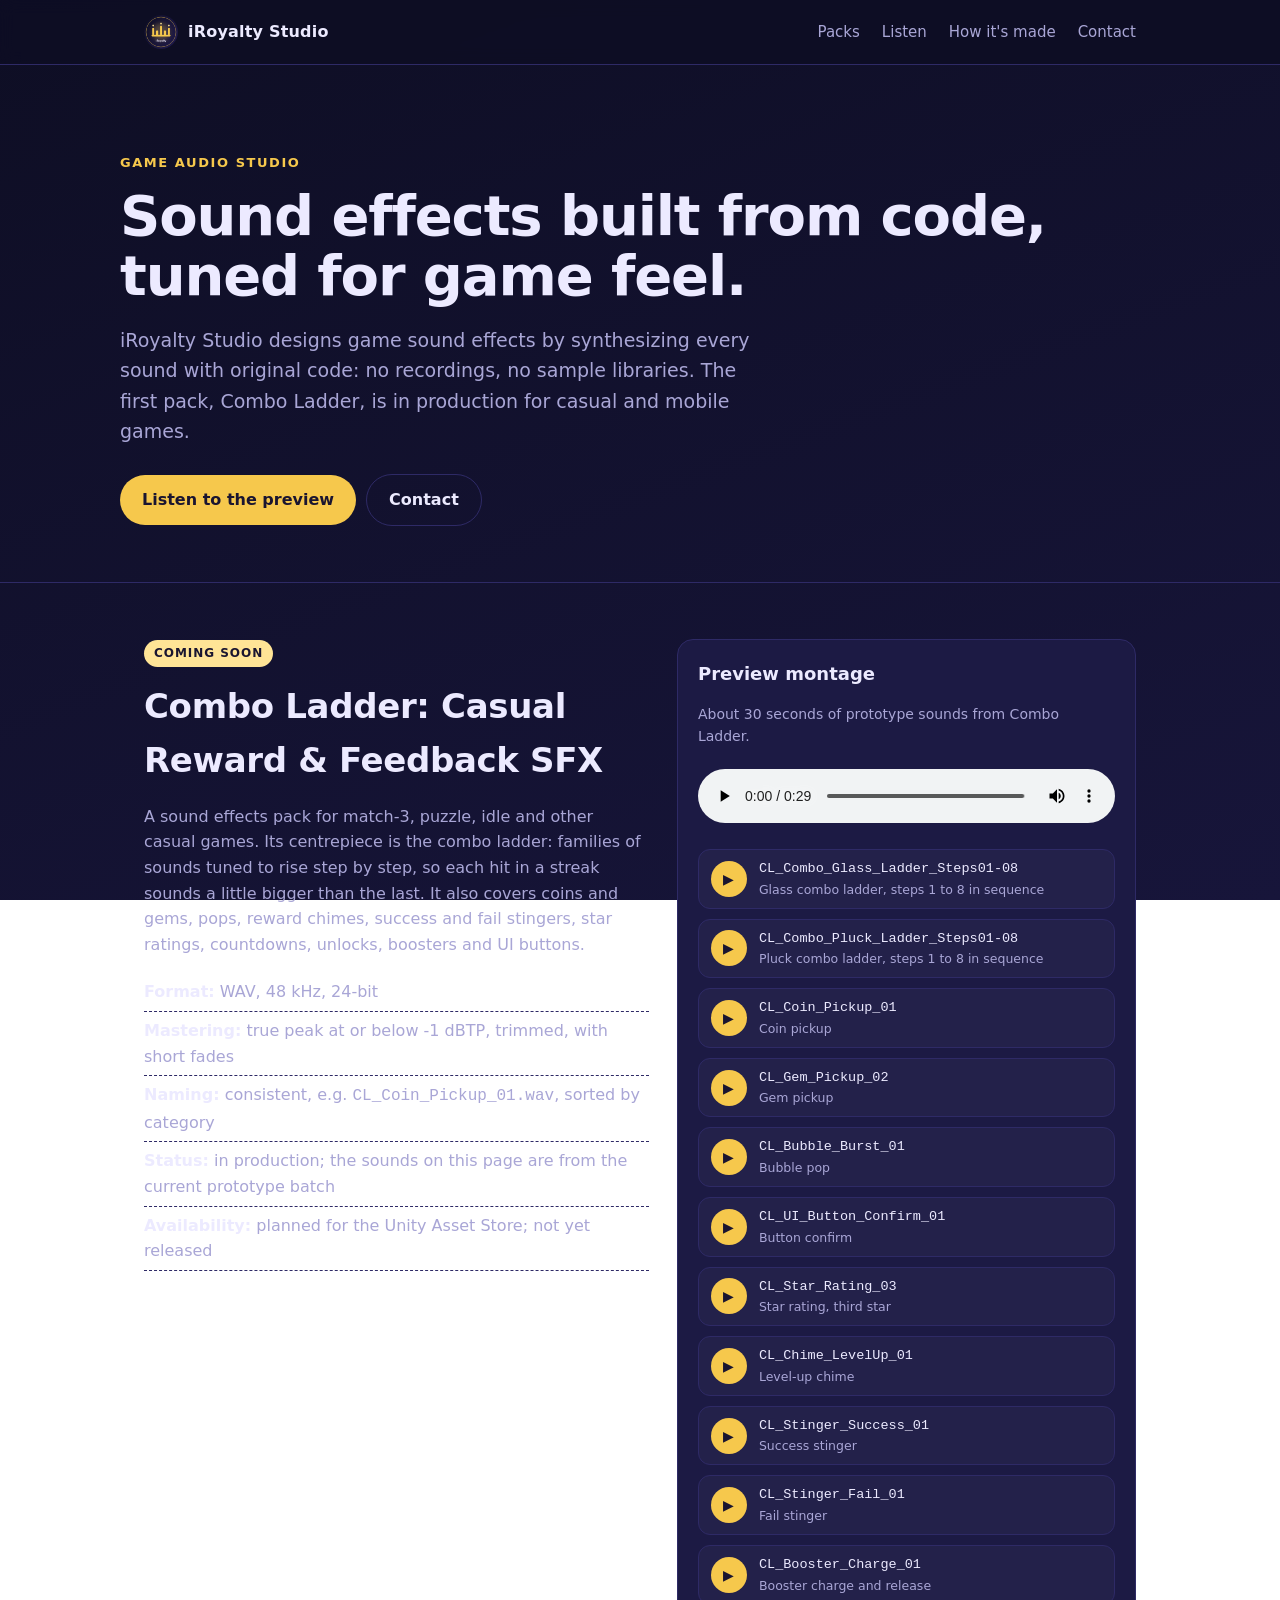
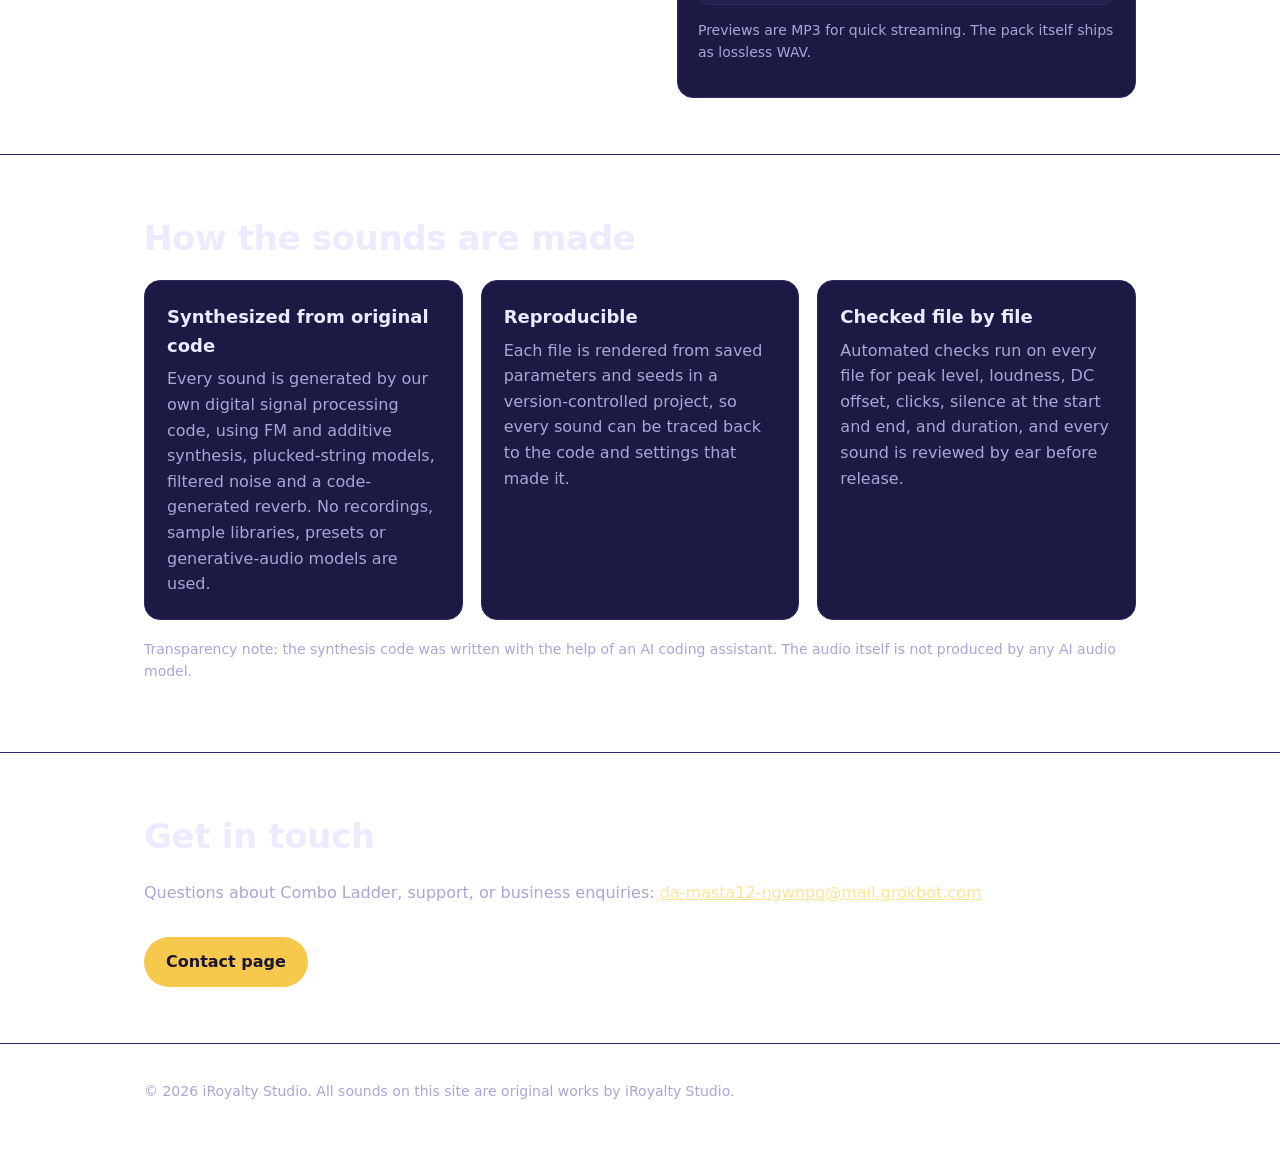
<file: index.html>
<!doctype html>
<html lang="en">
<head>
<meta charset="utf-8">
<meta name="viewport" content="width=device-width, initial-scale=1">
<title>iRoyalty Studio | Procedurally synthesized game audio</title>
<meta name="description" content="iRoyalty Studio makes game sound effects synthesized from original code. First pack: Combo Ladder, casual reward and feedback SFX (coming soon).">
<meta property="og:title" content="iRoyalty Studio | Procedurally synthesized game audio">
<meta property="og:description" content="iRoyalty Studio makes game sound effects synthesized from original code. First pack: Combo Ladder, casual reward and feedback SFX (coming soon).">
<meta property="og:image" content="assets/img/og-1200x630.png">
<link rel="icon" type="image/png" sizes="32x32" href="assets/img/favicon-32.png">
<link rel="apple-touch-icon" href="assets/img/apple-touch-icon.png">
<link rel="stylesheet" href="assets/style.css">
</head>
<body>
<header>
  <div class="wrap nav">
    <a class="brand" href="index.html"><img src="assets/img/iroyalty-profile-512.png" alt="">iRoyalty Studio</a>
    <nav aria-label="Main"><ul>
      <li><a href="index.html#packs">Packs</a></li>
      <li><a href="index.html#listen">Listen</a></li>
      <li><a href="index.html#how">How it's made</a></li>
      <li><a href="contact.html">Contact</a></li>
    </ul></nav>
  </div>
</header>
<main>
  <div class="wrap hero">
    <p class="eyebrow">Game audio studio</p>
    <h1>Sound effects built from code, tuned for game feel.</h1>
    <p class="lead">iRoyalty Studio designs game sound effects by synthesizing every sound with original code: no recordings, no sample libraries. The first pack, Combo Ladder, is in production for casual and mobile games.</p>
    <a class="btn" href="#listen">Listen to the preview</a><a class="btn ghost" href="contact.html">Contact</a>
  </div>

  <section id="packs">
    <div class="wrap pack">
      <div>
        <span class="badge">Coming soon</span>
        <h2>Combo Ladder: Casual Reward &amp; Feedback SFX</h2>
        <p class="note" style="font-size:16px">A sound effects pack for match-3, puzzle, idle and other casual games. Its centrepiece is the combo ladder: families of sounds tuned to rise step by step, so each hit in a streak sounds a little bigger than the last. It also covers coins and gems, pops, reward chimes, success and fail stingers, star ratings, countdowns, unlocks, boosters and UI buttons.</p>
        <ul class="specs">
          <li><b>Format:</b> WAV, 48 kHz, 24-bit</li>
          <li><b>Mastering:</b> true peak at or below -1 dBTP, trimmed, with short fades</li>
          <li><b>Naming:</b> consistent, e.g. <code>CL_Coin_Pickup_01.wav</code>, sorted by category</li>
          <li><b>Status:</b> in production; the sounds on this page are from the current prototype batch</li>
          <li><b>Availability:</b> planned for the Unity Asset Store; not yet released</li>
        </ul>
      </div>
      <div class="player" id="listen">
        <h3>Preview montage</h3>
        <p class="note">About 30 seconds of prototype sounds from Combo Ladder.</p>
        <audio controls preload="metadata" src="assets/audio/ComboLadder_Preview.mp3">Your browser does not support the audio element. <a href="assets/audio/ComboLadder_Preview.mp3">Download the preview (MP3)</a>.</audio>
        <ul class="sounds" aria-label="Individual sounds">
          <li class="sound"><button type="button" data-src="assets/audio/CL_Combo_Glass_Ladder_Steps01-08.mp3" aria-pressed="false" aria-label="Play Glass combo ladder, steps 1 to 8 in sequence">&#9654;</button><span>CL_Combo_Glass_Ladder_Steps01-08<small>Glass combo ladder, steps 1 to 8 in sequence</small></span></li>
          <li class="sound"><button type="button" data-src="assets/audio/CL_Combo_Pluck_Ladder_Steps01-08.mp3" aria-pressed="false" aria-label="Play Pluck combo ladder, steps 1 to 8 in sequence">&#9654;</button><span>CL_Combo_Pluck_Ladder_Steps01-08<small>Pluck combo ladder, steps 1 to 8 in sequence</small></span></li>
          <li class="sound"><button type="button" data-src="assets/audio/CL_Coin_Pickup_01.mp3" aria-pressed="false" aria-label="Play Coin pickup">&#9654;</button><span>CL_Coin_Pickup_01<small>Coin pickup</small></span></li>
          <li class="sound"><button type="button" data-src="assets/audio/CL_Gem_Pickup_02.mp3" aria-pressed="false" aria-label="Play Gem pickup">&#9654;</button><span>CL_Gem_Pickup_02<small>Gem pickup</small></span></li>
          <li class="sound"><button type="button" data-src="assets/audio/CL_Bubble_Burst_01.mp3" aria-pressed="false" aria-label="Play Bubble pop">&#9654;</button><span>CL_Bubble_Burst_01<small>Bubble pop</small></span></li>
          <li class="sound"><button type="button" data-src="assets/audio/CL_UI_Button_Confirm_01.mp3" aria-pressed="false" aria-label="Play Button confirm">&#9654;</button><span>CL_UI_Button_Confirm_01<small>Button confirm</small></span></li>
          <li class="sound"><button type="button" data-src="assets/audio/CL_Star_Rating_03.mp3" aria-pressed="false" aria-label="Play Star rating, third star">&#9654;</button><span>CL_Star_Rating_03<small>Star rating, third star</small></span></li>
          <li class="sound"><button type="button" data-src="assets/audio/CL_Chime_LevelUp_01.mp3" aria-pressed="false" aria-label="Play Level-up chime">&#9654;</button><span>CL_Chime_LevelUp_01<small>Level-up chime</small></span></li>
          <li class="sound"><button type="button" data-src="assets/audio/CL_Stinger_Success_01.mp3" aria-pressed="false" aria-label="Play Success stinger">&#9654;</button><span>CL_Stinger_Success_01<small>Success stinger</small></span></li>
          <li class="sound"><button type="button" data-src="assets/audio/CL_Stinger_Fail_01.mp3" aria-pressed="false" aria-label="Play Fail stinger">&#9654;</button><span>CL_Stinger_Fail_01<small>Fail stinger</small></span></li>
          <li class="sound"><button type="button" data-src="assets/audio/CL_Booster_Charge_01.mp3" aria-pressed="false" aria-label="Play Booster charge and release">&#9654;</button><span>CL_Booster_Charge_01<small>Booster charge and release</small></span></li>
        </ul>
        <p class="note">Previews are MP3 for quick streaming. The pack itself ships as lossless WAV.</p>
      </div>
    </div>
  </section>

  <section id="how">
    <div class="wrap">
      <h2>How the sounds are made</h2>
      <div class="grid">
        <div class="card"><h3>Synthesized from original code</h3><p>Every sound is generated by our own digital signal processing code, using FM and additive synthesis, plucked-string models, filtered noise and a code-generated reverb. No recordings, sample libraries, presets or generative-audio models are used.</p></div>
        <div class="card"><h3>Reproducible</h3><p>Each file is rendered from saved parameters and seeds in a version-controlled project, so every sound can be traced back to the code and settings that made it.</p></div>
        <div class="card"><h3>Checked file by file</h3><p>Automated checks run on every file for peak level, loudness, DC offset, clicks, silence at the start and end, and duration, and every sound is reviewed by ear before release.</p></div>
      </div>
      <p class="note" style="margin-top:18px">Transparency note: the synthesis code was written with the help of an AI coding assistant. The audio itself is not produced by any AI audio model.</p>
    </div>
  </section>

  <section id="contact">
    <div class="wrap contact">
      <div>
        <h2>Get in touch</h2>
        <p class="note" style="font-size:16px">Questions about Combo Ladder, support, or business enquiries: <a href="mailto:da-masta12-ngwnpq@mail.grokbot.com">da-masta12-ngwnpq@mail.grokbot.com</a></p>
      </div>
      <a class="btn" href="contact.html">Contact page</a>
    </div>
  </section>
</main>
<footer>
  <div class="wrap">&copy; 2026 iRoyalty Studio. All sounds on this site are original works by iRoyalty Studio.</div>
</footer>
<script src="assets/player.js"></script>
</body>
</html>
</file>
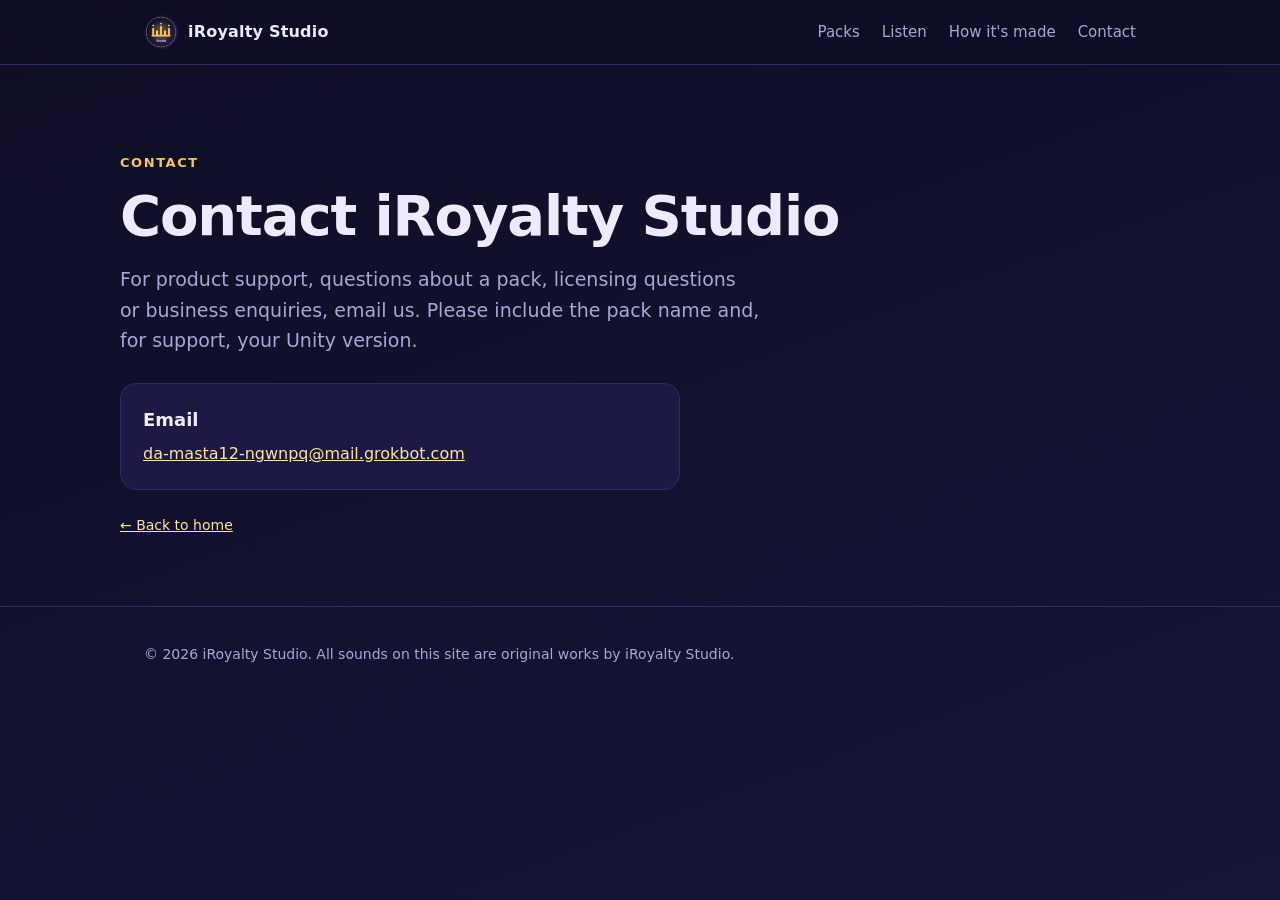
<file: contact.html>
<!doctype html>
<html lang="en">
<head>
<meta charset="utf-8">
<meta name="viewport" content="width=device-width, initial-scale=1">
<title>Contact | iRoyalty Studio</title>
<meta name="description" content="Contact iRoyalty Studio for support and business enquiries.">
<meta property="og:title" content="Contact | iRoyalty Studio">
<meta property="og:description" content="Contact iRoyalty Studio for support and business enquiries.">
<meta property="og:image" content="assets/img/og-1200x630.png">
<link rel="icon" type="image/png" sizes="32x32" href="assets/img/favicon-32.png">
<link rel="apple-touch-icon" href="assets/img/apple-touch-icon.png">
<link rel="stylesheet" href="assets/style.css">
</head>
<body>
<header>
  <div class="wrap nav">
    <a class="brand" href="index.html"><img src="assets/img/iroyalty-profile-512.png" alt="">iRoyalty Studio</a>
    <nav aria-label="Main"><ul>
      <li><a href="index.html#packs">Packs</a></li>
      <li><a href="index.html#listen">Listen</a></li>
      <li><a href="index.html#how">How it's made</a></li>
      <li><a href="contact.html">Contact</a></li>
    </ul></nav>
  </div>
</header>
<main>
  <div class="wrap hero">
    <p class="eyebrow">Contact</p>
    <h1>Contact iRoyalty Studio</h1>
    <p class="lead">For product support, questions about a pack, licensing questions or business enquiries, email us. Please include the pack name and, for support, your Unity version.</p>
    <div class="card" style="max-width:560px">
      <h3>Email</h3>
      <p><a href="mailto:da-masta12-ngwnpq@mail.grokbot.com">da-masta12-ngwnpq@mail.grokbot.com</a></p>
    </div>
    <p class="note" style="margin-top:24px"><a href="index.html">&larr; Back to home</a></p>
  </div>
</main>
<footer>
  <div class="wrap">&copy; 2026 iRoyalty Studio. All sounds on this site are original works by iRoyalty Studio.</div>
</footer>
</body>
</html>
</file>
<file: assets/style.css>
:root{--bg:#0e0e24;--bg2:#17153a;--card:#1c1a44;--line:#2e2a66;--ink:#eceaff;--mute:#a9a6d6;--gold:#f6c84c;--gold2:#ffe496;--radius:16px}
*{box-sizing:border-box}
html{scroll-behavior:smooth}
body{margin:0;background:linear-gradient(160deg,var(--bg) 0%,var(--bg2) 100%) fixed;color:var(--ink);
font:16px/1.6 system-ui,-apple-system,"Segoe UI",Roboto,"Helvetica Neue",Arial,sans-serif}
a{color:var(--gold2)}
a:focus-visible,button:focus-visible{outline:2px solid var(--gold);outline-offset:3px}
.wrap{max-width:1040px;margin:0 auto;padding:0 24px}
header{position:sticky;top:0;z-index:5;background:rgba(14,14,36,.85);backdrop-filter:blur(8px);border-bottom:1px solid var(--line)}
.nav{display:flex;align-items:center;justify-content:space-between;height:64px}
.brand{display:flex;align-items:center;gap:10px;color:var(--ink);text-decoration:none;font-weight:700;letter-spacing:.2px}
.brand img{width:34px;height:34px;border-radius:50%}
.nav ul{display:flex;gap:22px;list-style:none;margin:0;padding:0}
.nav ul a{color:var(--mute);text-decoration:none;font-size:15px}
.nav ul a:hover{color:var(--ink)}
.hero{padding:88px 0 56px}
.eyebrow{color:var(--gold);font-weight:600;letter-spacing:.12em;text-transform:uppercase;font-size:13px;margin:0 0 12px}
h1{font-size:clamp(34px,5vw,56px);line-height:1.08;margin:0 0 18px;letter-spacing:-.02em}
h2{font-size:clamp(26px,3.2vw,34px);margin:0 0 14px;letter-spacing:-.01em}
h3{margin:0 0 6px;font-size:18px}
.lead{color:var(--mute);font-size:19px;max-width:640px;margin:0 0 28px}
.btn{display:inline-block;background:var(--gold);color:#1a1530;font-weight:700;padding:12px 22px;border-radius:999px;text-decoration:none}
.btn.ghost{background:transparent;color:var(--ink);border:1px solid var(--line);margin-left:10px}
section{padding:56px 0;border-top:1px solid var(--line)}
.grid{display:grid;grid-template-columns:repeat(auto-fit,minmax(240px,1fr));gap:18px}
.card{background:var(--card);border:1px solid var(--line);border-radius:var(--radius);padding:22px}
.card p{color:var(--mute);margin:0}
.pack{display:grid;grid-template-columns:1.1fr 1fr;gap:28px;align-items:start}
@media(max-width:820px){.pack{grid-template-columns:1fr}.nav ul{display:none}}
.badge{display:inline-block;font-size:12px;font-weight:700;letter-spacing:.08em;text-transform:uppercase;color:#1a1530;background:var(--gold2);padding:4px 10px;border-radius:999px;margin-bottom:12px}
.specs{list-style:none;padding:0;margin:16px 0 0;color:var(--mute)}
.specs li{padding:6px 0;border-bottom:1px dashed var(--line)}
.specs li b{color:var(--ink);font-weight:600}
.player{background:var(--card);border:1px solid var(--line);border-radius:var(--radius);padding:20px}
.player audio{width:100%;margin-top:8px}
.sounds{list-style:none;padding:0;margin:18px 0 0;display:grid;gap:10px}
.sound{display:flex;align-items:center;gap:12px;background:rgba(255,255,255,.03);border:1px solid var(--line);border-radius:12px;padding:8px 12px}
.sound button{flex:none;width:36px;height:36px;border-radius:50%;border:0;background:var(--gold);color:#1a1530;font-size:14px;cursor:pointer}
.sound button[aria-pressed=true]{background:var(--gold2)}
.sound span{font-family:ui-monospace,SFMono-Regular,Menlo,Consolas,monospace;font-size:13.5px;color:var(--ink);word-break:break-all}
.sound small{display:block;color:var(--mute);font-family:system-ui,sans-serif;font-size:12.5px}
.note{color:var(--mute);font-size:14px}
.contact{display:flex;flex-wrap:wrap;gap:16px;align-items:center}
footer{padding:36px 0 48px;color:var(--mute);font-size:14px;border-top:1px solid var(--line)}
</file>
